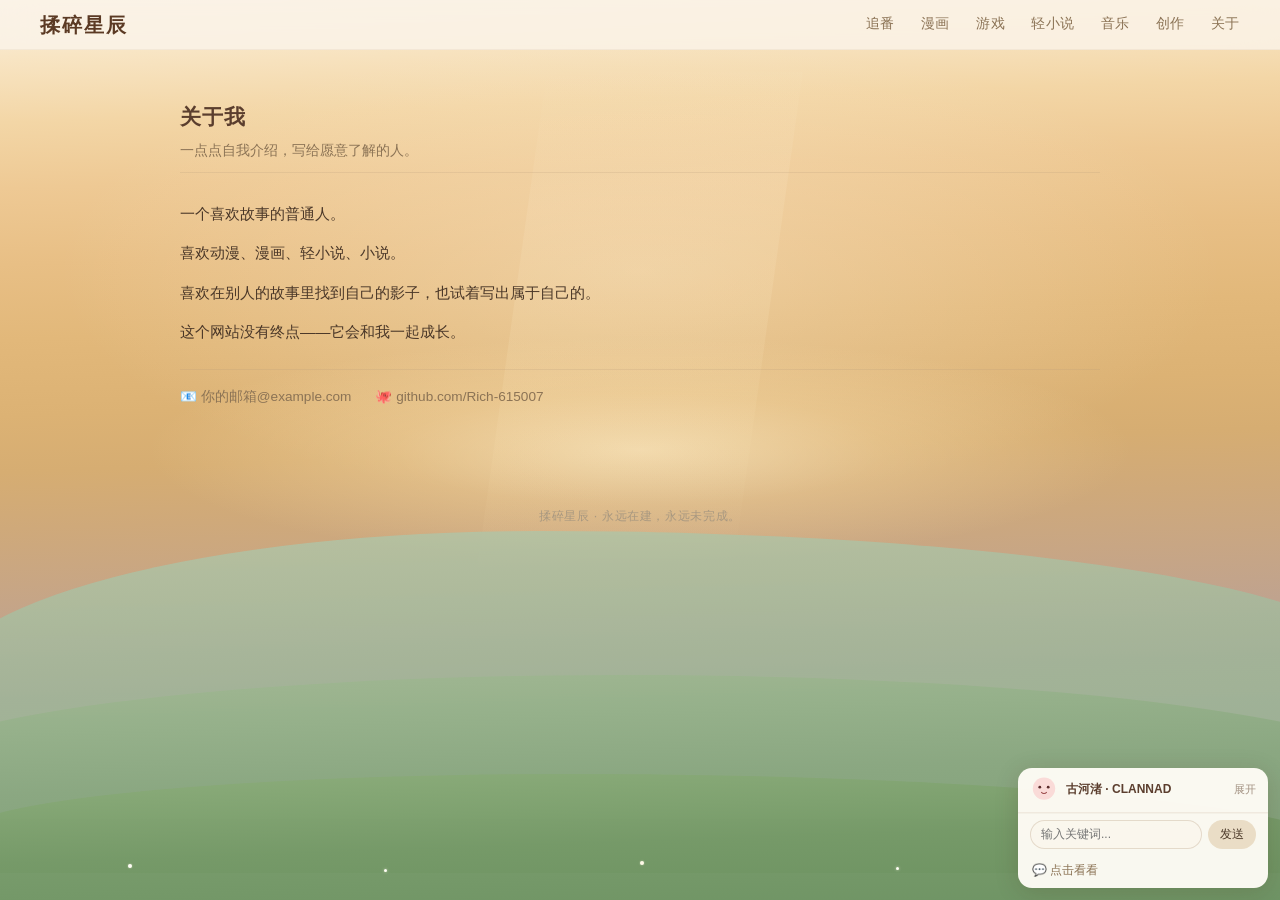
<file: about/index.html>
<!DOCTYPE html>
<html lang="zh-CN">
<head>
<meta charset="UTF-8">
<meta name="viewport" content="width=device-width,initial-scale=1.0">
<title>关于 · 揉碎星辰</title>
<link rel="stylesheet" href="../style.css">
</head>
<body>

<div class="field-sky"></div>
<div class="field-hills">
  <div class="field-hill field-hill--far"></div>
  <div class="field-hill field-hill--mid"></div>
  <div class="field-hill field-hill--near"></div>
</div>
<div class="field-flowers" aria-hidden="true">
  <span class="field-flower" style="left:10%;bottom:15%;animation-delay:0s;"></span>
  <span class="field-flower" style="left:30%;bottom:13%;animation-delay:0.7s;"></span>
  <span class="field-flower" style="left:50%;bottom:16%;animation-delay:1.4s;"></span>
  <span class="field-flower" style="left:70%;bottom:14%;animation-delay:0.4s;"></span>
  <span class="field-flower" style="left:85%;bottom:15%;animation-delay:1.1s;"></span>
</div>

<nav class="nav">
  <span class="nav-brand"><a href="../index.html">揉碎星辰</a></span>
  <div class="nav-links">
    <a href="../anime/">追番</a>
    <a href="../manga/">漫画</a>
    <a href="../game/">游戏</a>
    <a href="../lightnovel/">轻小说</a>
    <a href="../music/">音乐</a>
    <a href="../create/">创作</a>
    <a href="../about/">关于</a>
  </div>
</nav>

<section class="subpage">
  <div class="subpage-header">
    <h1 class="subpage-title">关于我</h1>
    <p class="subpage-desc">一点点自我介绍，写给愿意了解的人。</p>
  </div>

  <div class="about-text">
    <p>一个喜欢故事的普通人。</p>
    <p>喜欢动漫、漫画、轻小说、小说。</p>
    <p>喜欢在别人的故事里找到自己的影子，也试着写出属于自己的。</p>
    <p>这个网站没有终点——它会和我一起成长。</p>
  </div>

  <div class="about-contact">
    <span>📧 你的邮箱@example.com</span>
    <span>🐙 github.com/Rich-615007</span>
  </div>
</section>

<footer class="footer">
  <p>揉碎星辰 · 永远在建，永远未完成。</p>
</footer>

  <script src="../js/guide-characters.js"></script>
  <script src="../js/guide-widget.js"></script>
</body>
</html>
</file>
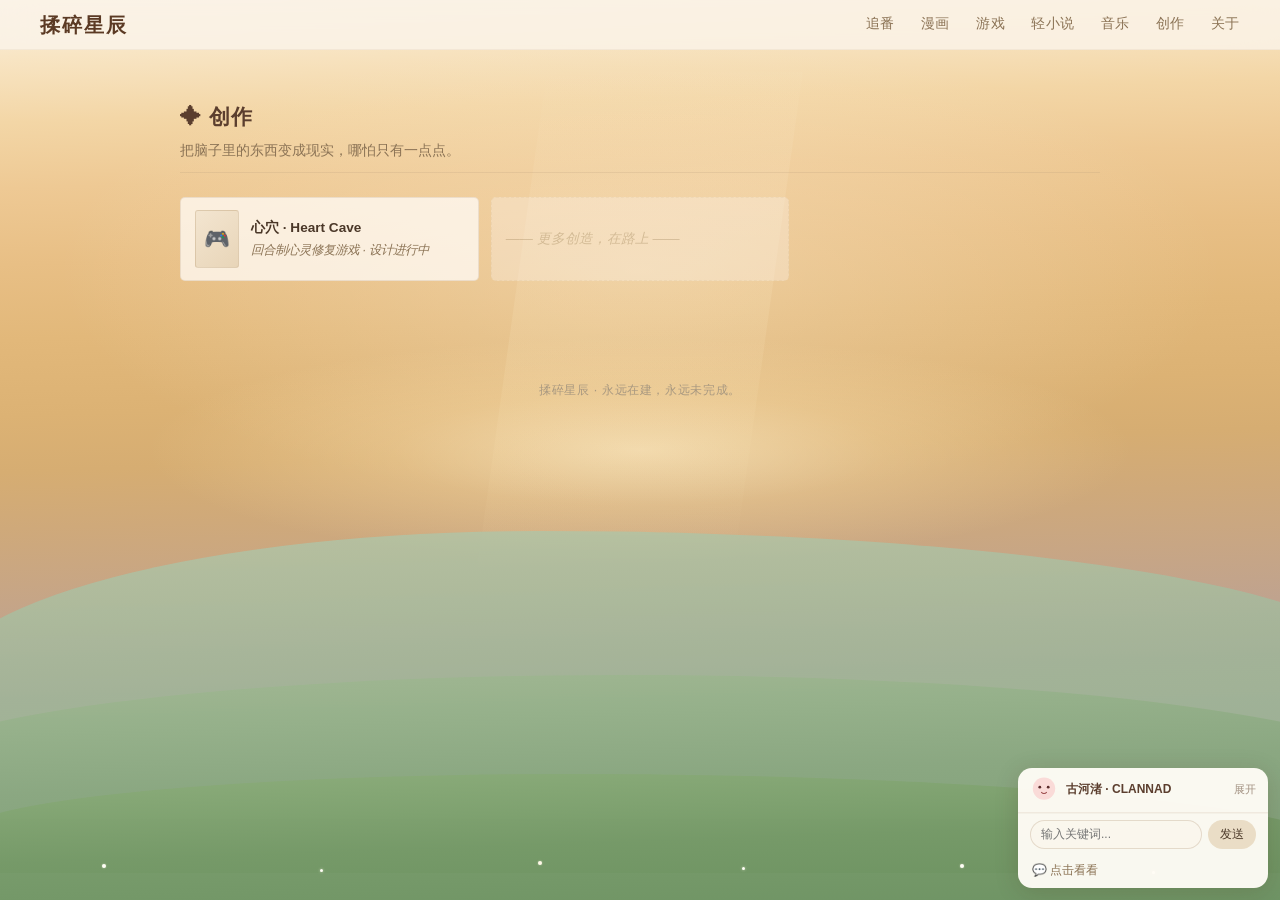
<file: create/index.html>
<!DOCTYPE html>
<html lang="zh-CN">
<head>
<meta charset="UTF-8">
<meta name="viewport" content="width=device-width,initial-scale=1.0">
<title>创作 · 揉碎星辰</title>
<link rel="stylesheet" href="../style.css">
</head>
<body>

<div class="field-sky"></div>
<div class="field-hills">
  <div class="field-hill field-hill--far"></div>
  <div class="field-hill field-hill--mid"></div>
  <div class="field-hill field-hill--near"></div>
</div>
<div class="field-flowers" aria-hidden="true">
  <span class="field-flower" style="left:8%;bottom:15%;animation-delay:0s;"></span>
  <span class="field-flower" style="left:25%;bottom:13%;animation-delay:0.5s;"></span>
  <span class="field-flower" style="left:42%;bottom:16%;animation-delay:1s;"></span>
  <span class="field-flower" style="left:58%;bottom:14%;animation-delay:1.5s;"></span>
  <span class="field-flower" style="left:75%;bottom:15%;animation-delay:0.8s;"></span>
  <span class="field-flower" style="left:90%;bottom:12%;animation-delay:1.3s;"></span>
</div>

<nav class="nav">
  <span class="nav-brand"><a href="../index.html">揉碎星辰</a></span>
  <div class="nav-links">
    <a href="../anime/">追番</a>
    <a href="../manga/">漫画</a>
    <a href="../game/">游戏</a>
    <a href="../lightnovel/">轻小说</a>
    <a href="../music/">音乐</a>
    <a href="../create/">创作</a>
    <a href="../about/">关于</a>
  </div>
</nav>

<section class="subpage">
  <div class="subpage-header">
    <h1 class="subpage-title">✦ 创作</h1>
    <p class="subpage-desc">把脑子里的东西变成现实，哪怕只有一点点。</p>
  </div>

  <div class="card-grid">
    <div class="entry-card">
      <div class="entry-cover">🎮</div>
      <div class="entry-info">
        <span class="entry-title">心穴 · Heart Cave</span>
        <span class="entry-note">回合制心灵修复游戏 · 设计进行中</span>
      </div>
    </div>
    <div class="entry-card entry-card--empty">
      <div class="entry-info">
        <span class="entry-title">—— 更多创造，在路上 ——</span>
      </div>
    </div>
  </div>
</section>

<footer class="footer">
  <p>揉碎星辰 · 永远在建，永远未完成。</p>
</footer>

  <script src="../js/guide-characters.js"></script>
  <script src="../js/guide-widget.js"></script>
</body>
</html>
</file>
<file: style.css>
/* =============================================
   揉碎星辰 · 个人花园
   视觉：CLANNAD AS 夕阳花田 — 写实向
   ============================================= */

:root {
  --gold:    #C8956C;
  --brown:   #5B3E2E;
  --text:    #4A3728;
  --soft:    #8B7355;
  --faint:   #A89880;
  --card:    rgba(255,252,246,0.76);
  --border:  rgba(180,155,125,0.22);
  --accent:  #C07830;
  --radius:  5px;
  --gutter:  40px;
}

* { margin:0; padding:0; box-sizing:border-box; }
html { scroll-behavior:smooth; }

body {
  font-family: "PingFang SC","Microsoft YaHei","Hiragino Sans GB",sans-serif;
  color: var(--text);
  background: #FCF5E8;
  min-height: 100vh;
  overflow-x: hidden;
  line-height: 1.6;
  -webkit-font-smoothing: antialiased;
}

/* ═══════════════ 天空 — 黄昏写实渐变 ═══════════════ */
.field-sky {
  position: fixed; top:0; left:0; width:100%; height:100vh; z-index:0;
  background:
    /* 太阳光晕 — 在地平线上方 */
    radial-gradient(ellipse 55% 18% at 50% 50%, rgba(255,238,200,0.65) 0%, rgba(255,228,175,0.3) 35%, transparent 70%),
    /* 上层暖光漫射 */
    radial-gradient(ellipse 70% 40% at 50% 30%, rgba(255,240,215,0.35) 0%, transparent 65%),
    /* 主渐变 */
    linear-gradient(178deg,
      #FCF3E4  0%,
      #F8E5C4  6%,
      #F3D6A6 13%,
      #EEC994 20%,
      #E8BF85 28%,
      #E2B87A 36%,
      #DCB274 44%,
      #D6AD72 50%,
      #CFA97A 56%,
      #C8A684 62%,
      #C0A38E 68%,
      #B9A396 74%,
      #B1A69A 80%,
      #AAABA0 86%,
      #A3B2A5 92%,
      #9EBAA8 100%
    );
  pointer-events: none;
}

/* 光柱 — 从云层缝隙穿过的丁达尔光线 */
.field-sky::after {
  content: '';
  position: fixed;
  top: 8%; left: 40%; width: 20%; height: 55%;
  background: linear-gradient(172deg,
    transparent 0%,
    rgba(255,242,215,0.12) 25%,
    rgba(255,238,200,0.15) 50%,
    rgba(255,232,185,0.08) 75%,
    transparent 100%
  );
  transform: skewX(-8deg);
  pointer-events: none;
  z-index: 0;
}

/* ═══════════════ 远山层 ═══════════════ */
.field-hills {
  position: fixed; bottom:0; left:0; width:100%; height:60vh; z-index:1;
  pointer-events: none;
}

.field-hill {
  position: absolute; bottom:0;
}

/* 最远 — 淡蓝绿，大气透视 */
.field-hill--far {
  left:-5%; width:112%; height:32vh;
  background: linear-gradient(178deg, #B2C6A8 0%, #A8BEA0 25%, #9EB698 50%, #94AE90 100%);
  border-radius: 42% 58% 0 0 / 55% 45% 0 0;
  bottom: 9vh;
  opacity: 0.82;
}

/* 中山 — 过渡色 */
.field-hill--mid {
  left:-8%; width:118%; height:22vh;
  background: linear-gradient(178deg, #A0B892 0%, #94B088 25%, #88A67E 50%, #7C9C74 100%);
  border-radius: 48% 52% 0 0 / 48% 52% 0 0;
  bottom: 3vh;
  opacity: 0.87;
}

/* 近丘 — 饱和度最高 */
.field-hill--near {
  left:-3%; width:108%; height:15vh;
  background: linear-gradient(178deg, #8CAD7A 0%, #80A370 25%, #749966 50%, #688F5C 100%);
  border-radius: 44% 56% 0 0 / 44% 56% 0 0;
  bottom: -1vh;
  opacity: 0.90;
}

/* ═══════════════ 花 — 散布在近丘上的野花 ═══════════════ */
.field-flowers {
  position: fixed; bottom:0; left:0; width:100%; height:24vh; z-index:2;
  pointer-events: none;
}

.field-flower {
  position: absolute;
  width: 4px; height: 4px;
  background: #FFFEF6;
  border-radius: 50%;
  box-shadow: 0 0 2px rgba(255,252,240,0.5);
  animation: fGlow 5s ease-in-out infinite;
}
.field-flower:nth-child(even) {
  width: 3px; height: 3px;
  box-shadow: 0 0 3px rgba(255,250,235,0.6);
}
.field-flower:nth-child(3n) {
  background: #FFF9E8;
}
@keyframes fGlow {
  0%,100% { opacity:0.18; transform:scale(1); }
  50%     { opacity:0.42; transform:scale(1.35); }
}

/* ═══════════════ 导航栏 ═══════════════ */
.nav {
  position: sticky; top:0; z-index:100;
  display:flex; align-items:center; justify-content:space-between;
  padding:0 var(--gutter); height:50px;
  background: rgba(250,243,232,0.82);
  backdrop-filter: blur(20px);
  -webkit-backdrop-filter: blur(20px);
  border-bottom: 1px solid rgba(200,180,150,0.15);
}

.nav-brand a {
  font-size: 1.25rem;
  font-weight: 800;
  letter-spacing: 0.1em;
  color: #5B3A24;
  text-decoration: none;
  transition: color 0.3s;
}
.nav-brand a:hover {
  color: #8B5A3C;
}

.nav-links { display:flex; gap:26px; }
.nav-links a {
  font-size:0.85rem; color:var(--soft); text-decoration:none;
  letter-spacing:0.04em;
  padding:4px 0;
  border-bottom:2px solid transparent;
  transition: color 0.2s, border-color 0.2s;
}
.nav-links a:hover { color:var(--accent); border-bottom-color:var(--accent); }

/* ═══════════════ 主页 Hero ═══════════════ */
.hero {
  position:relative; z-index:10;
  display:flex; flex-direction:column; align-items:center; justify-content:center;
  min-height:calc(100vh - 50px);
  padding:0 var(--gutter) 80px;
  text-align:center;
}

.hero-quote { margin-bottom:44px; }
.hero-line {
  font-size:1.7rem; font-weight:600; color:var(--brown);
  letter-spacing:0.07em; line-height:1.9;
}
.hero-line--sub {
  font-size:0.95rem; font-weight:400; color:var(--soft);
  margin-top:10px;
}

.hero-intro { margin-bottom:0; }
.hero-intro p {
  font-size:1rem; color:var(--soft);
  line-height:2.3; letter-spacing:0.04em;
}

/* ═══════════════ 子页面通用 ═══════════════ */
.subpage {
  position:relative; z-index:10;
  max-width:1000px;
  margin:0 auto;
  padding:0 var(--gutter) 60px;
}

.subpage-header {
  padding:50px 0 10px;
  border-bottom:1px solid var(--border);
  margin-bottom:24px;
}
.subpage-title {
  font-size:1.3rem; font-weight:700; color:var(--brown);
  letter-spacing:0.05em;
}
.subpage-desc {
  font-size:0.88rem; color:var(--soft); margin-top:6px;
}

/* ═══════════════ 卡片 ═══════════════ */
.card-grid {
  display:grid;
  grid-template-columns: repeat(3, 1fr);
  gap:12px;
}

.entry-card {
  display:flex; gap:12px; align-items:center;
  padding:12px 14px; border-radius:var(--radius);
  background: var(--card);
  border:1px solid var(--border);
  transition:background 0.25s, box-shadow 0.25s;
}
.entry-card:hover {
  background:rgba(255,248,236,0.86);
  box-shadow:0 1px 10px rgba(120,90,60,0.06);
}

.entry-cover {
  width:44px; height:58px; border-radius:3px; flex-shrink:0;
  display:flex; align-items:center; justify-content:center; font-size:1.3rem;
  background:linear-gradient(140deg, #F3E5D0, #E8D5B8);
  border:1px solid rgba(160,130,90,0.2);
}

.entry-info { display:flex; flex-direction:column; gap:2px; min-width:0; }
.entry-title { font-size:0.85rem; font-weight:600; color:var(--text); }
.entry-note { font-size:0.78rem; color:var(--soft); font-style:italic; }

.entry-card--empty { opacity:0.4; border-style:dashed; }
.entry-card--empty .entry-title {
  font-weight:400; color:var(--faint); font-style:italic;
}

/* ═══════════════ 关于 ═══════════════ */
.about-text p {
  font-size:0.95rem; color:var(--text); line-height:2.2; margin-bottom:6px;
}
.about-contact {
  display:flex; gap:24px; flex-wrap:wrap;
  margin-top:20px; padding-top:16px;
  border-top:1px solid var(--border);
}
.about-contact span { font-size:0.85rem; color:var(--soft); }

/* ═══════════════ 底部 ═══════════════ */
.footer {
  position:relative; z-index:10;
  text-align:center; padding:40px 0 28px;
}
.footer p { font-size:0.78rem; color:var(--faint); letter-spacing:0.05em; }

/* ═══════════════ 响应式 ═══════════════ */
@media (max-width:900px) {
  .card-grid { grid-template-columns:repeat(2,1fr); }
  .nav-links { gap:16px; }
  .nav-links a { font-size:0.78rem; }
  .hero-line { font-size:1.35rem; }
}
@media (max-width:600px) {
  :root { --gutter:18px; }
  .card-grid { grid-template-columns:1fr; }
  .nav-brand a { font-size:1.1rem; }
  .nav-links { gap:10px; overflow-x:auto; }
  .nav-links a { font-size:0.72rem; white-space:nowrap; }
  .hero-line { font-size:1.15rem; }
}
</file>
